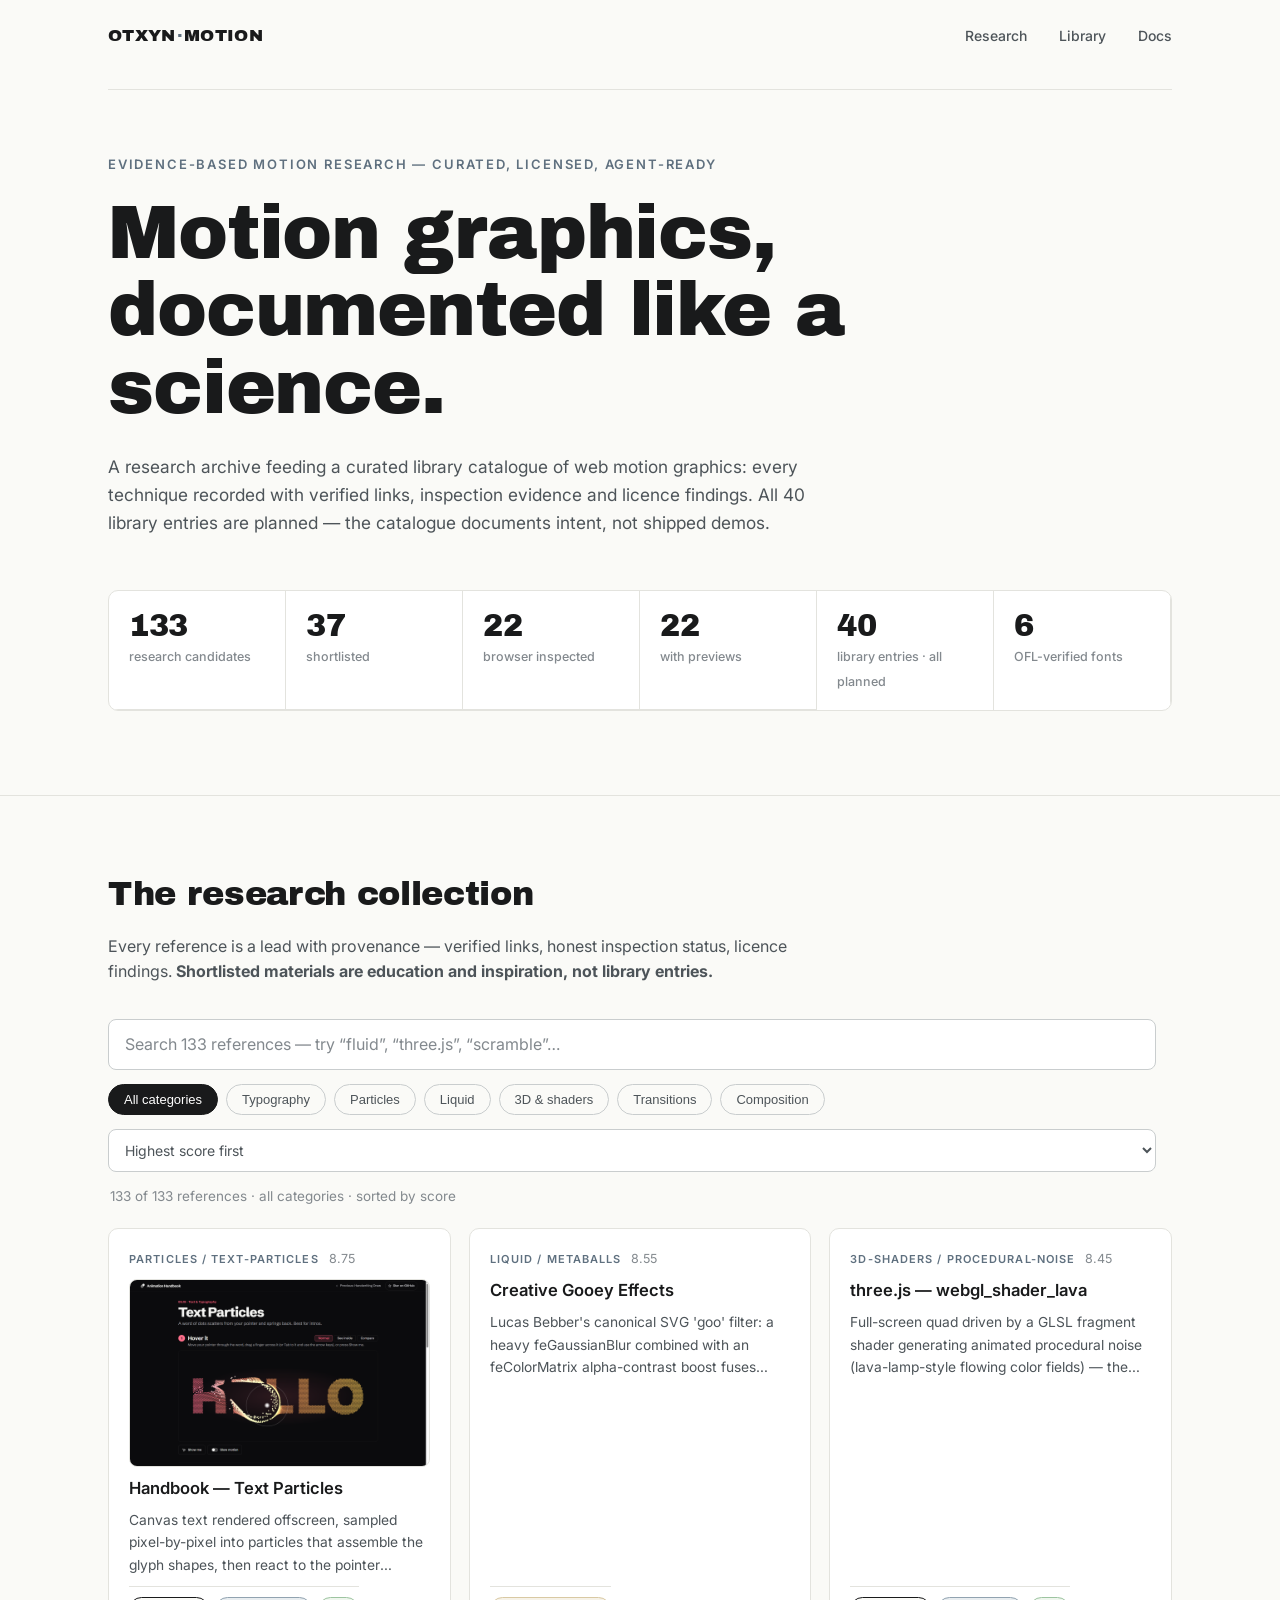
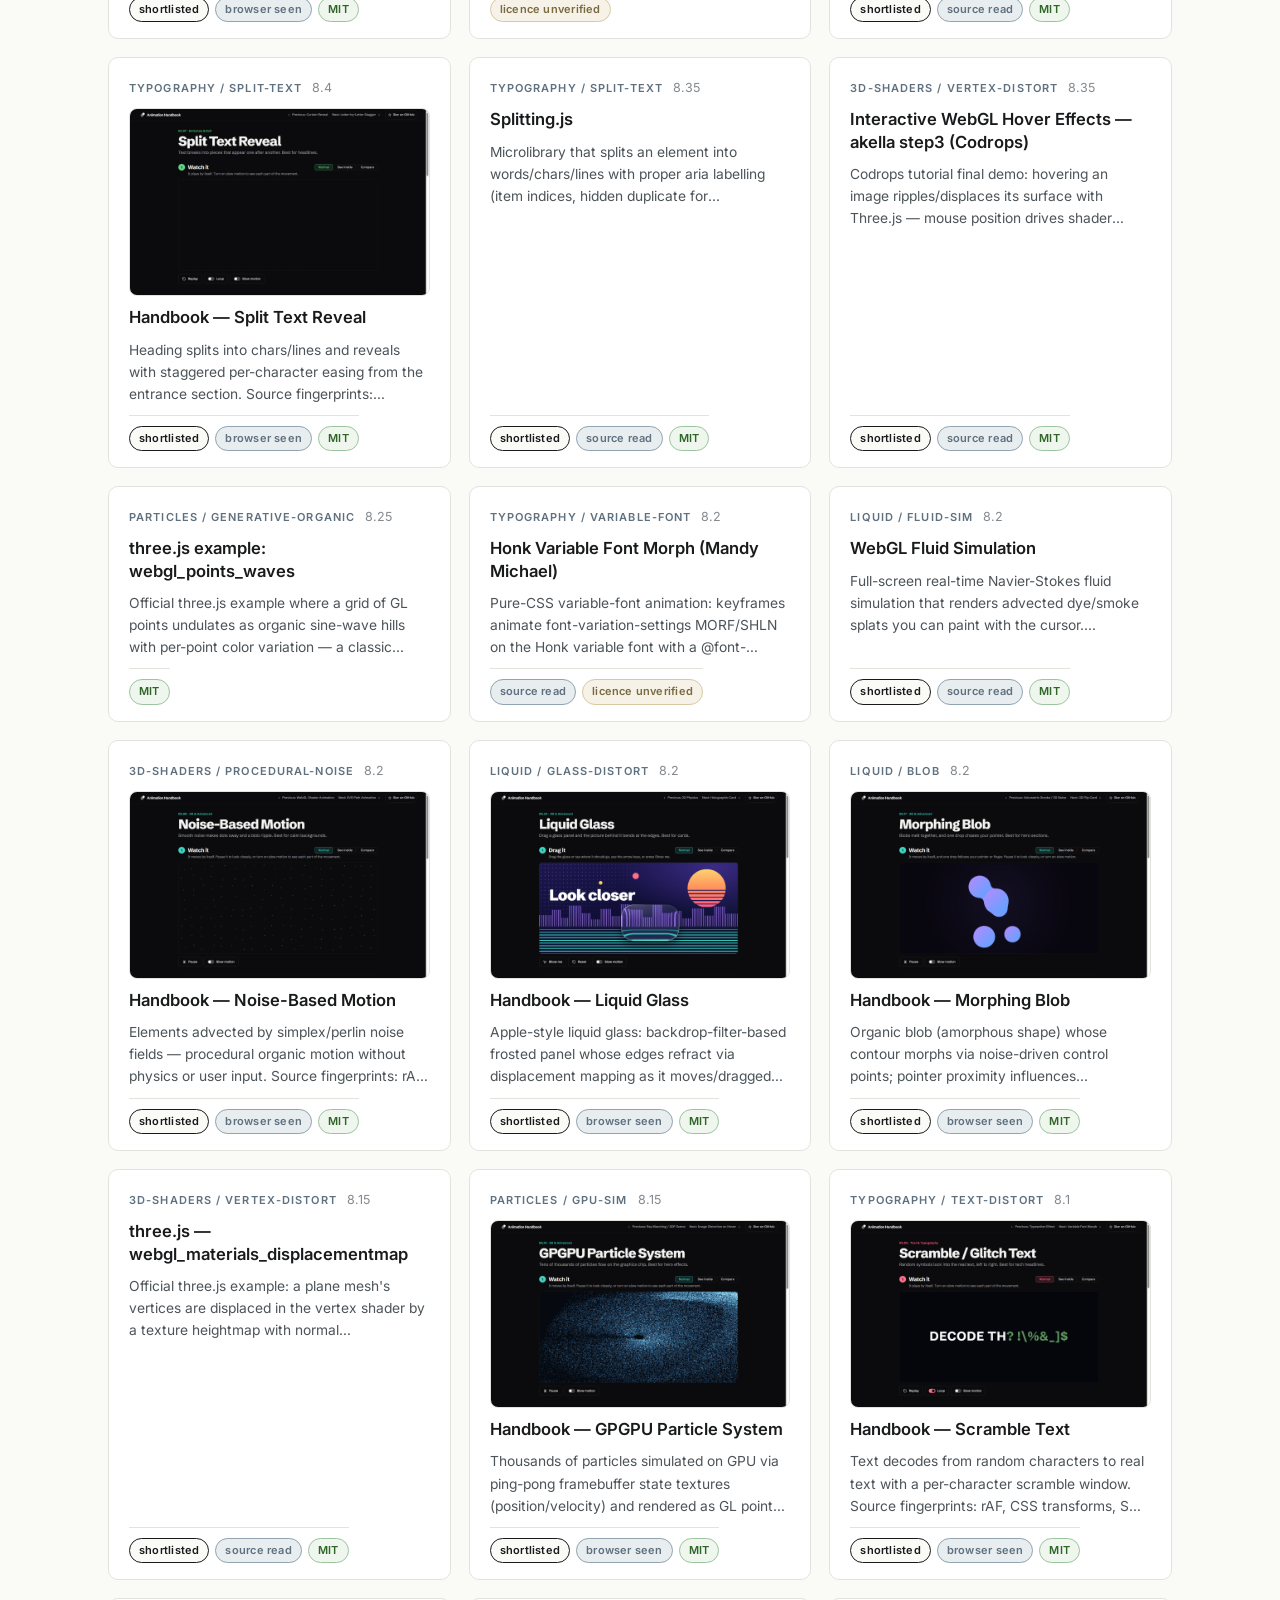
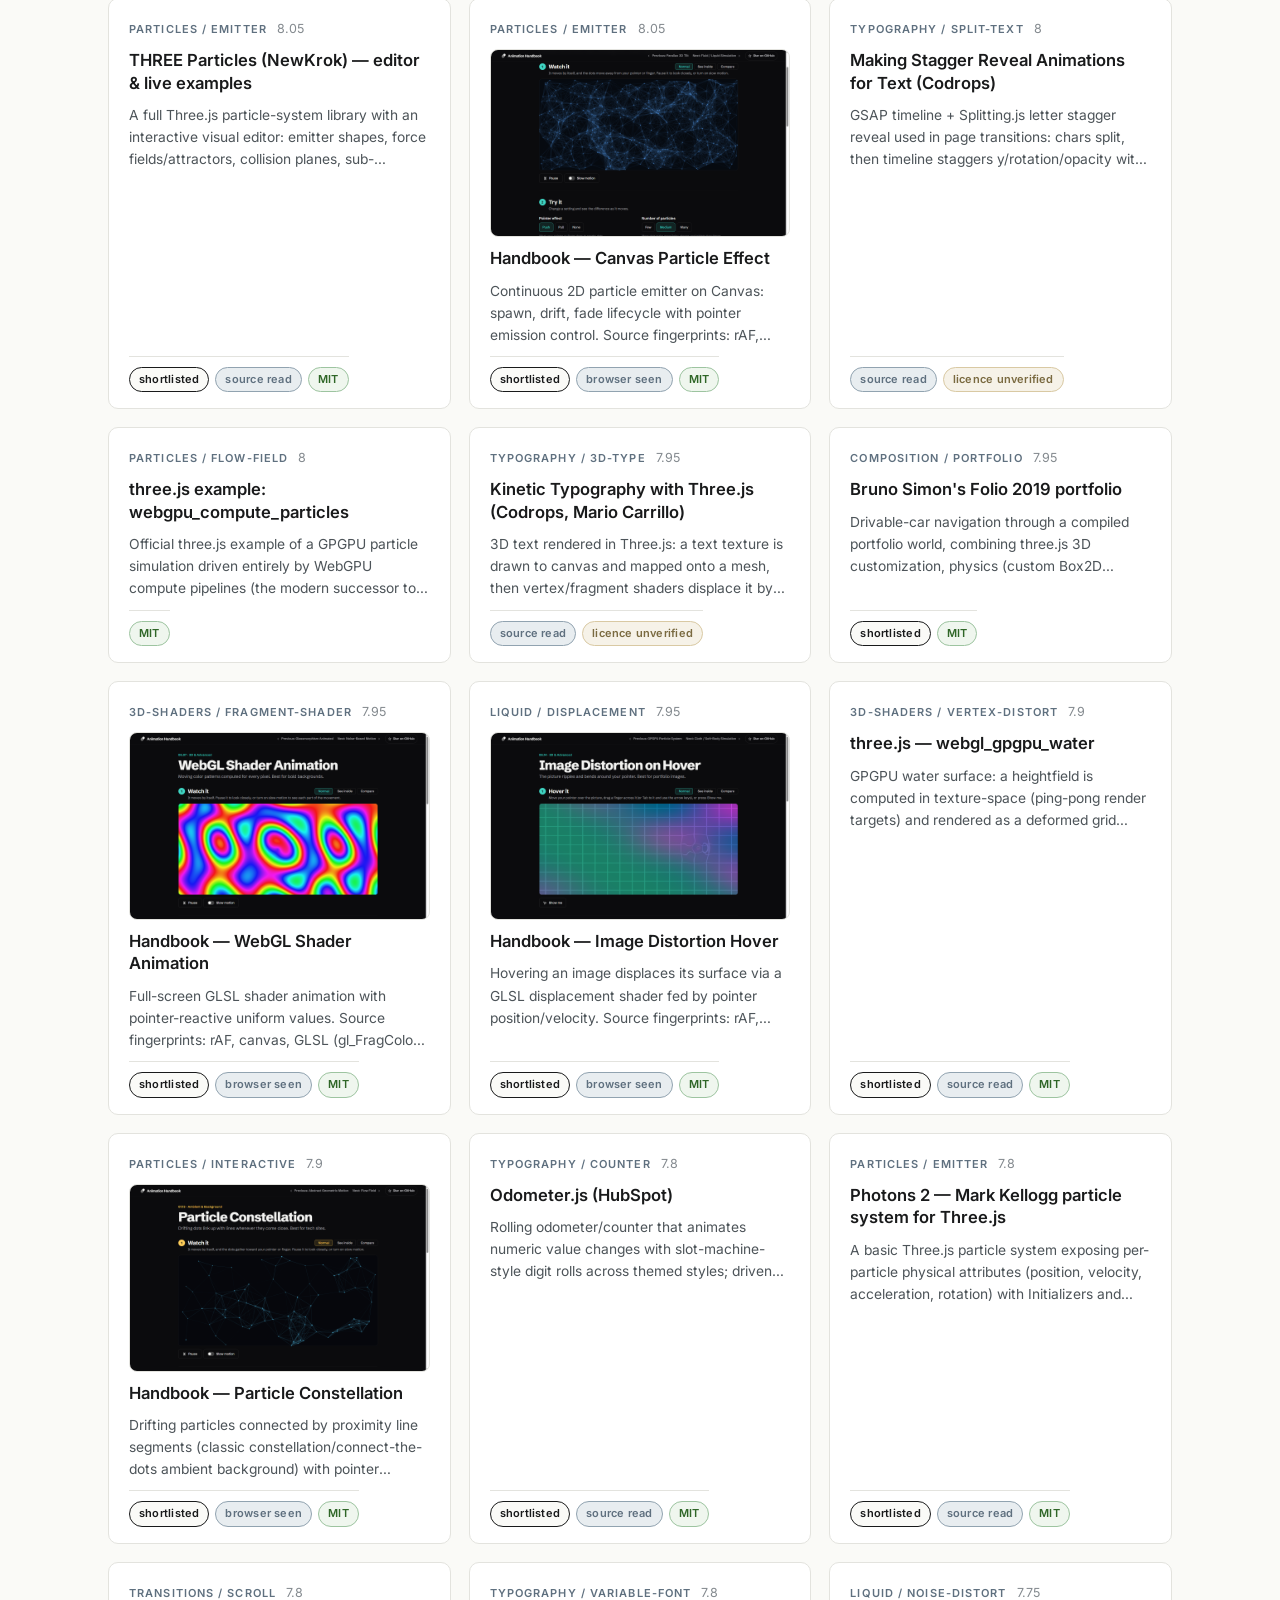
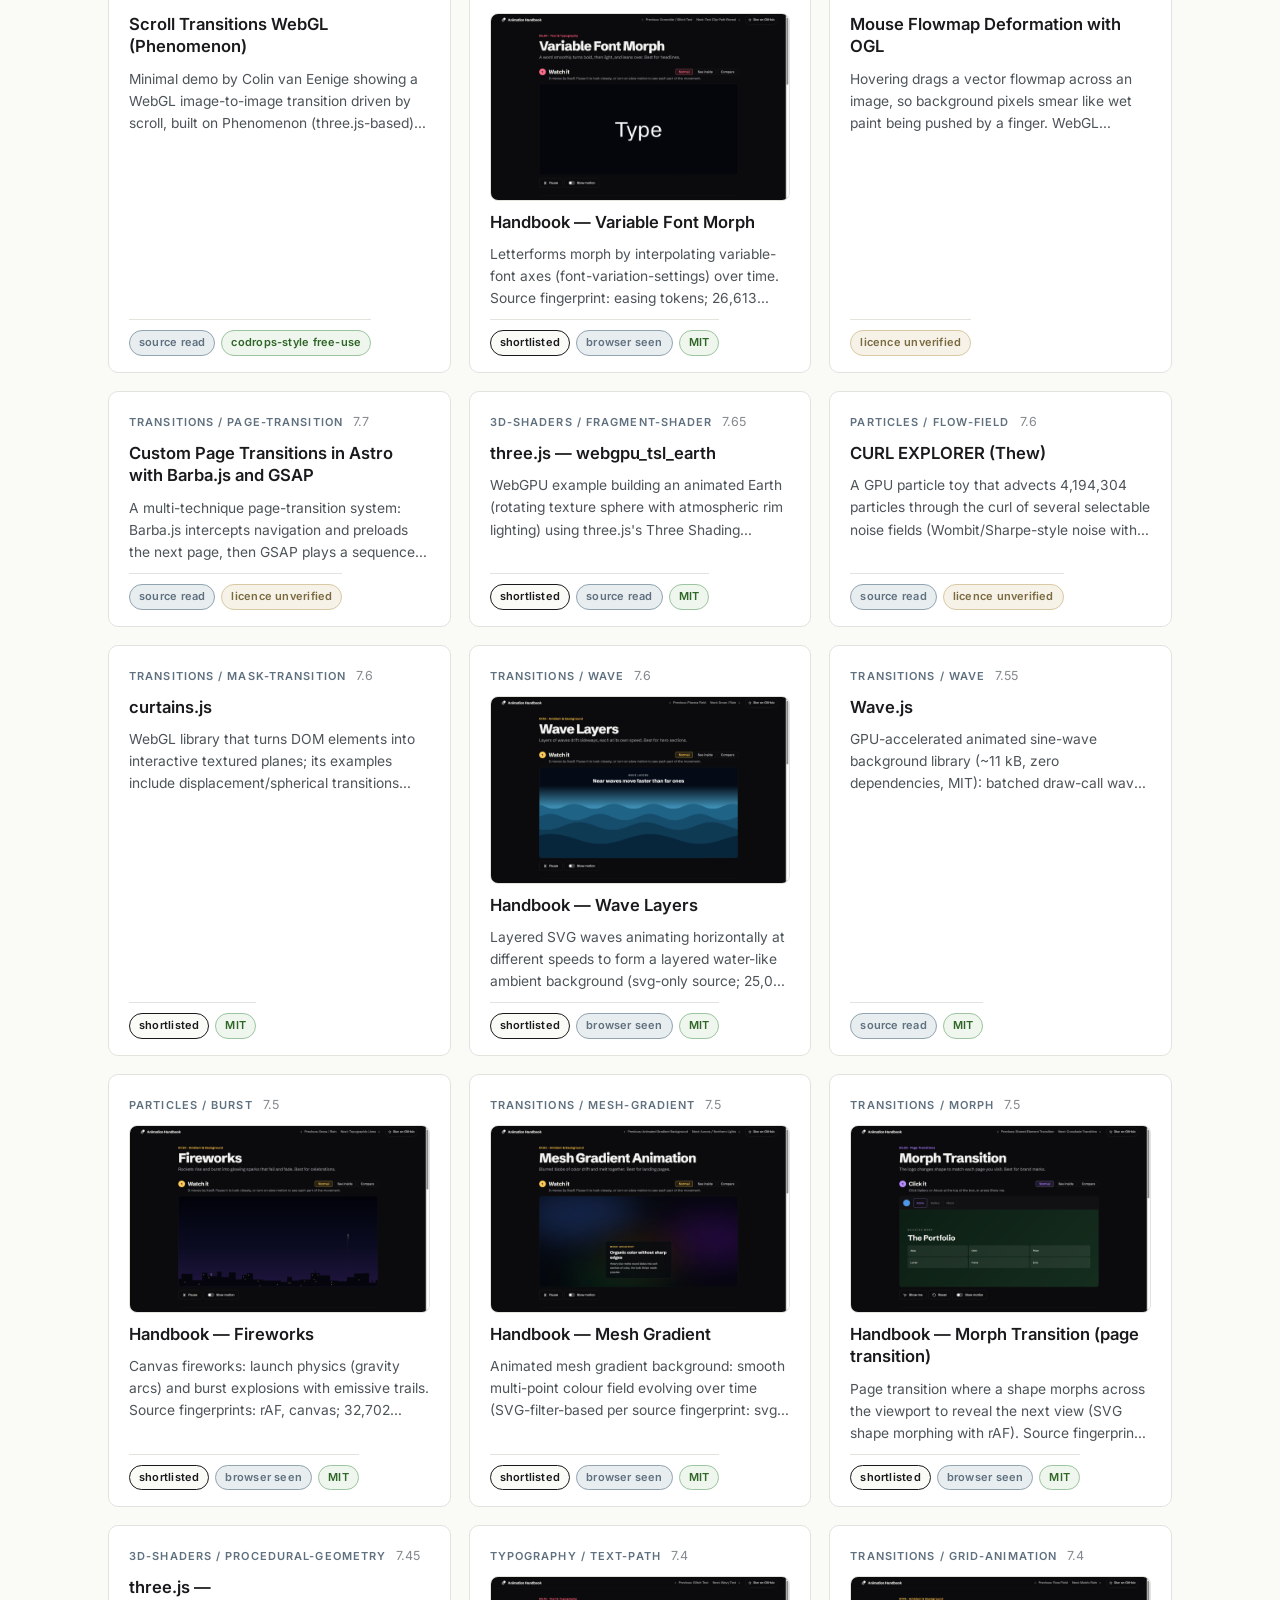
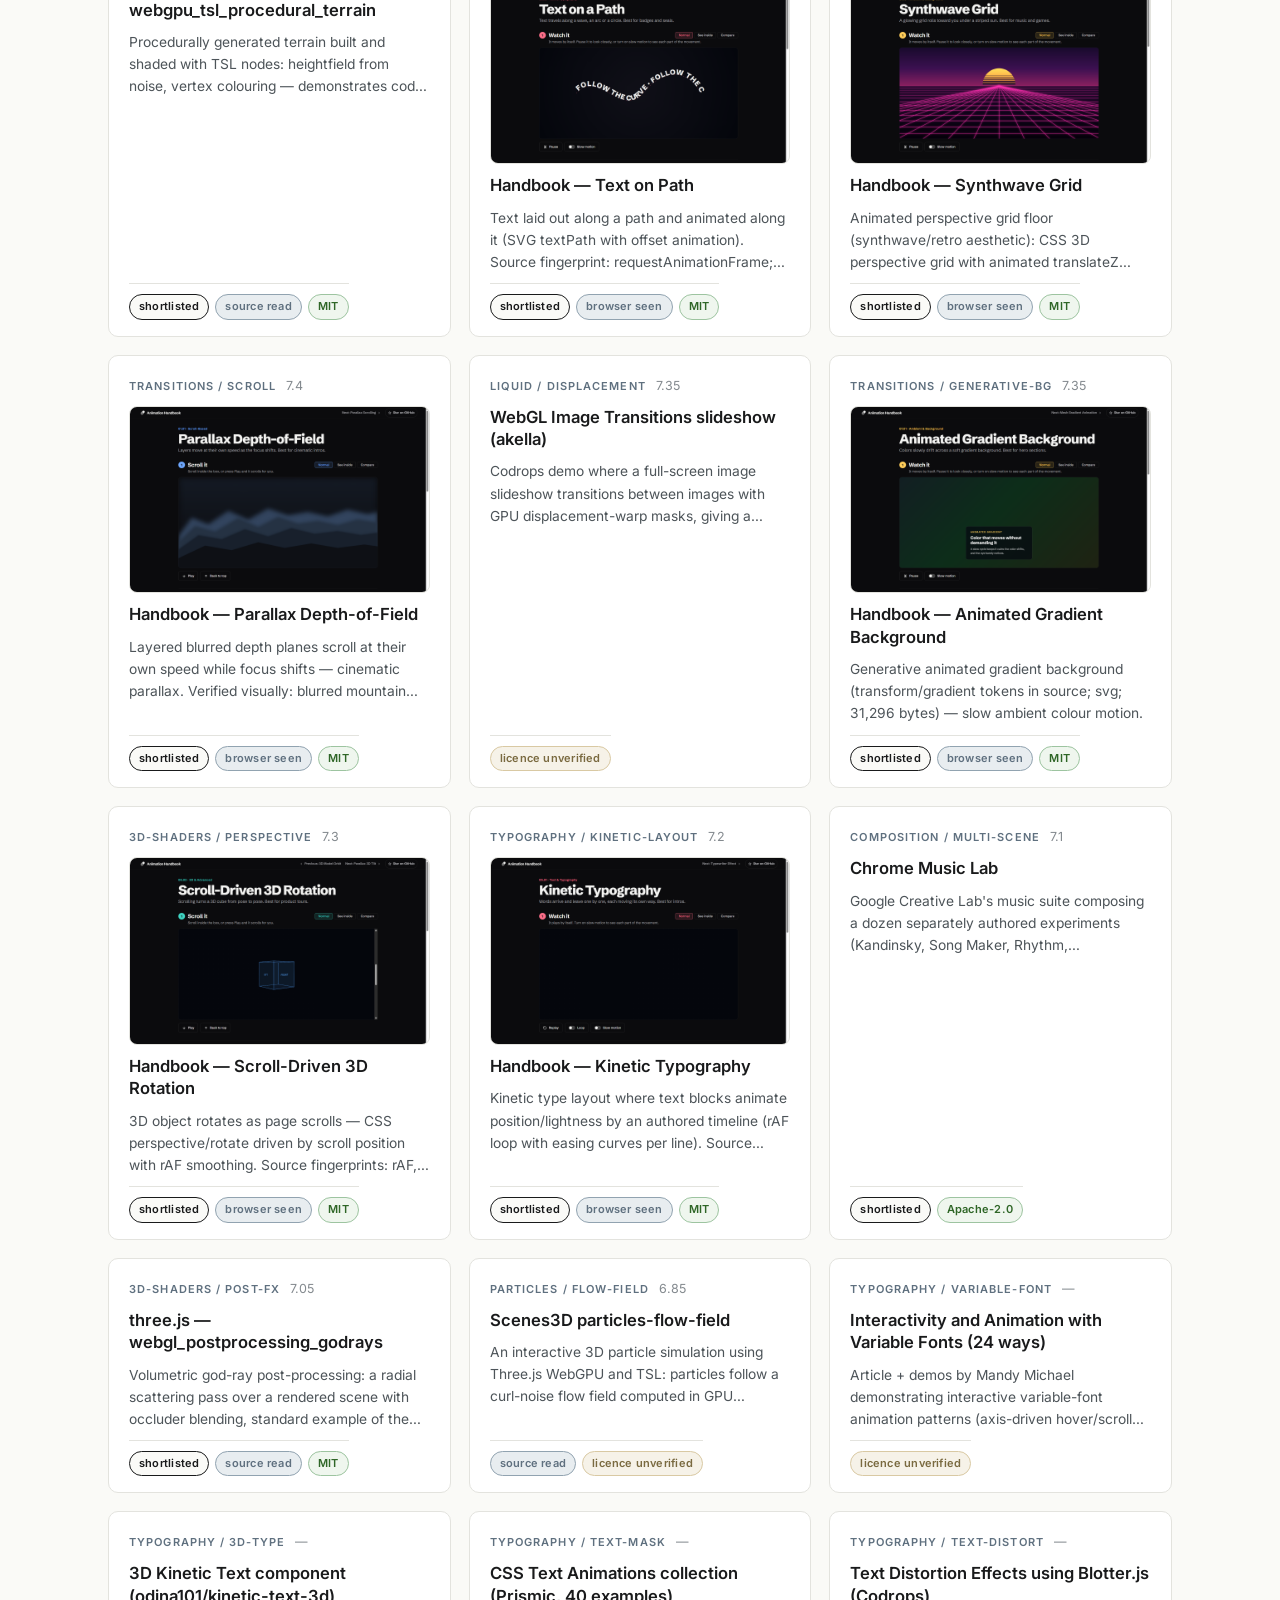
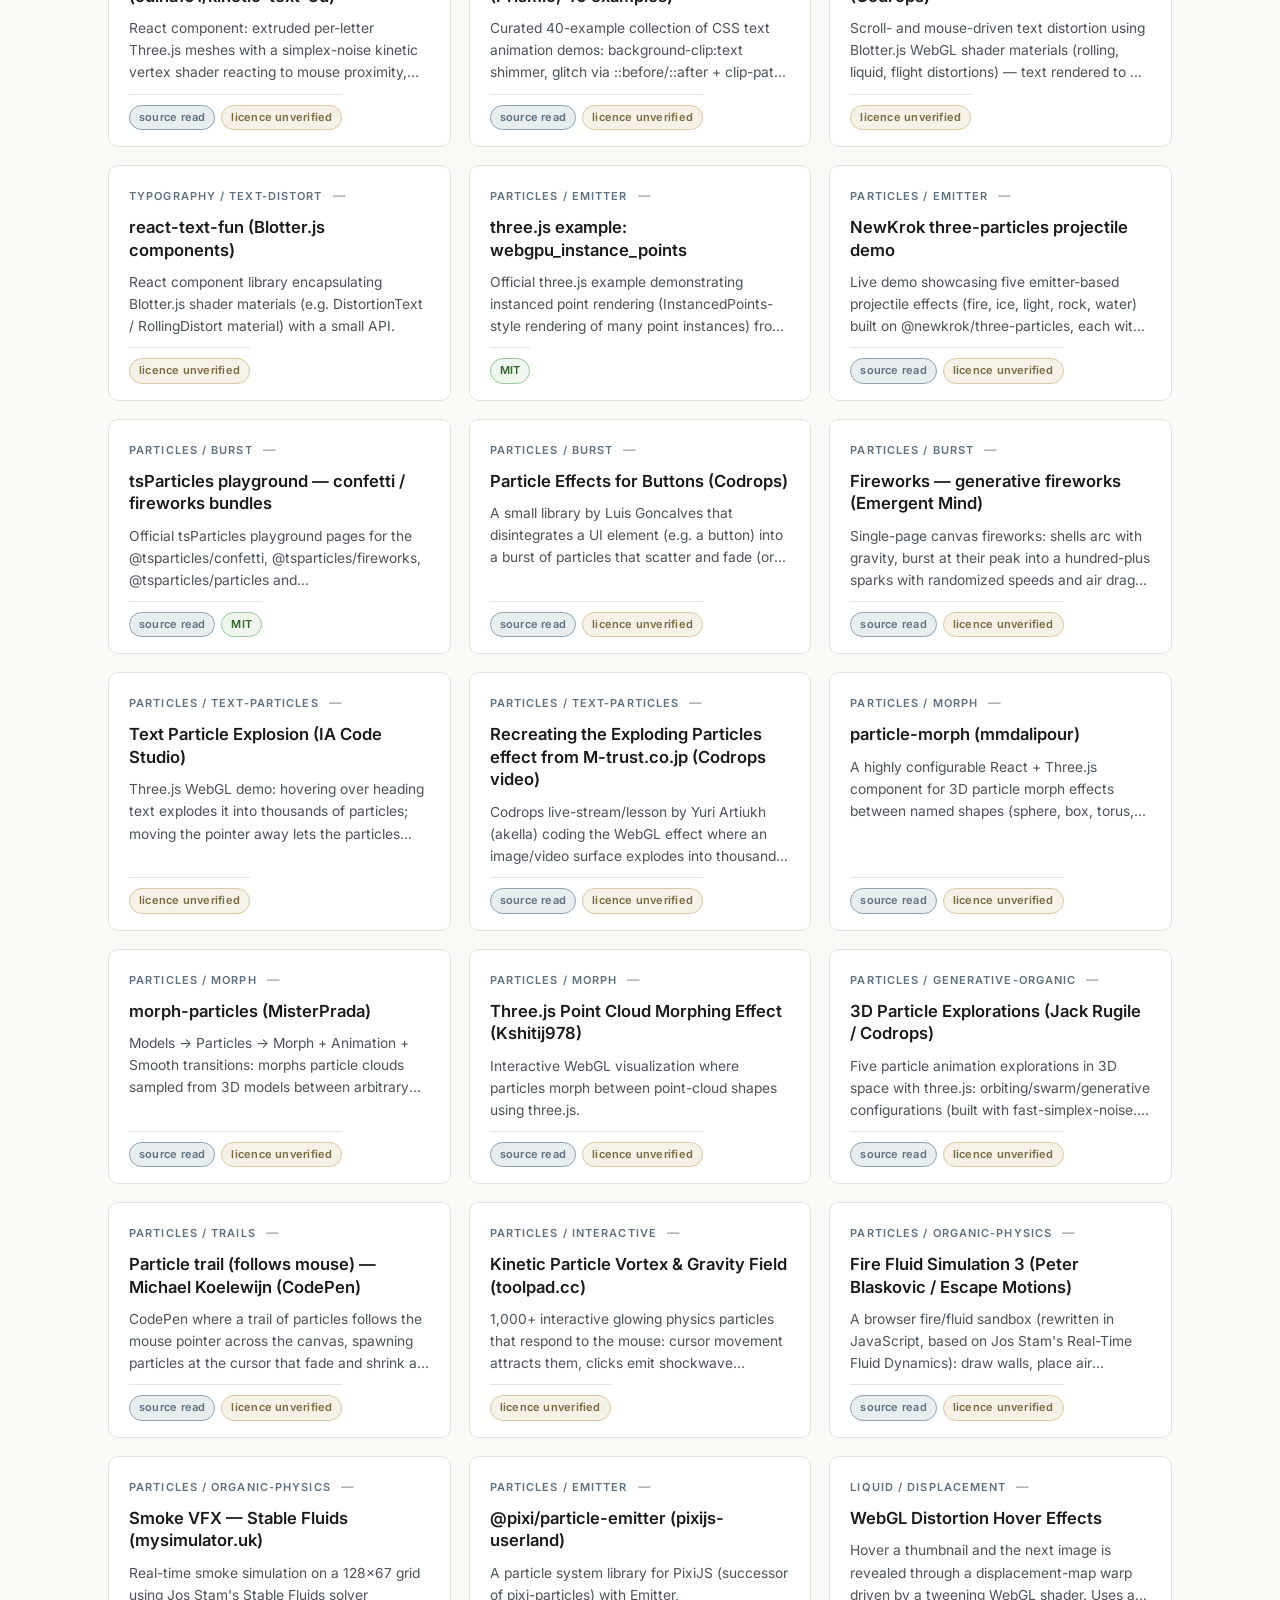
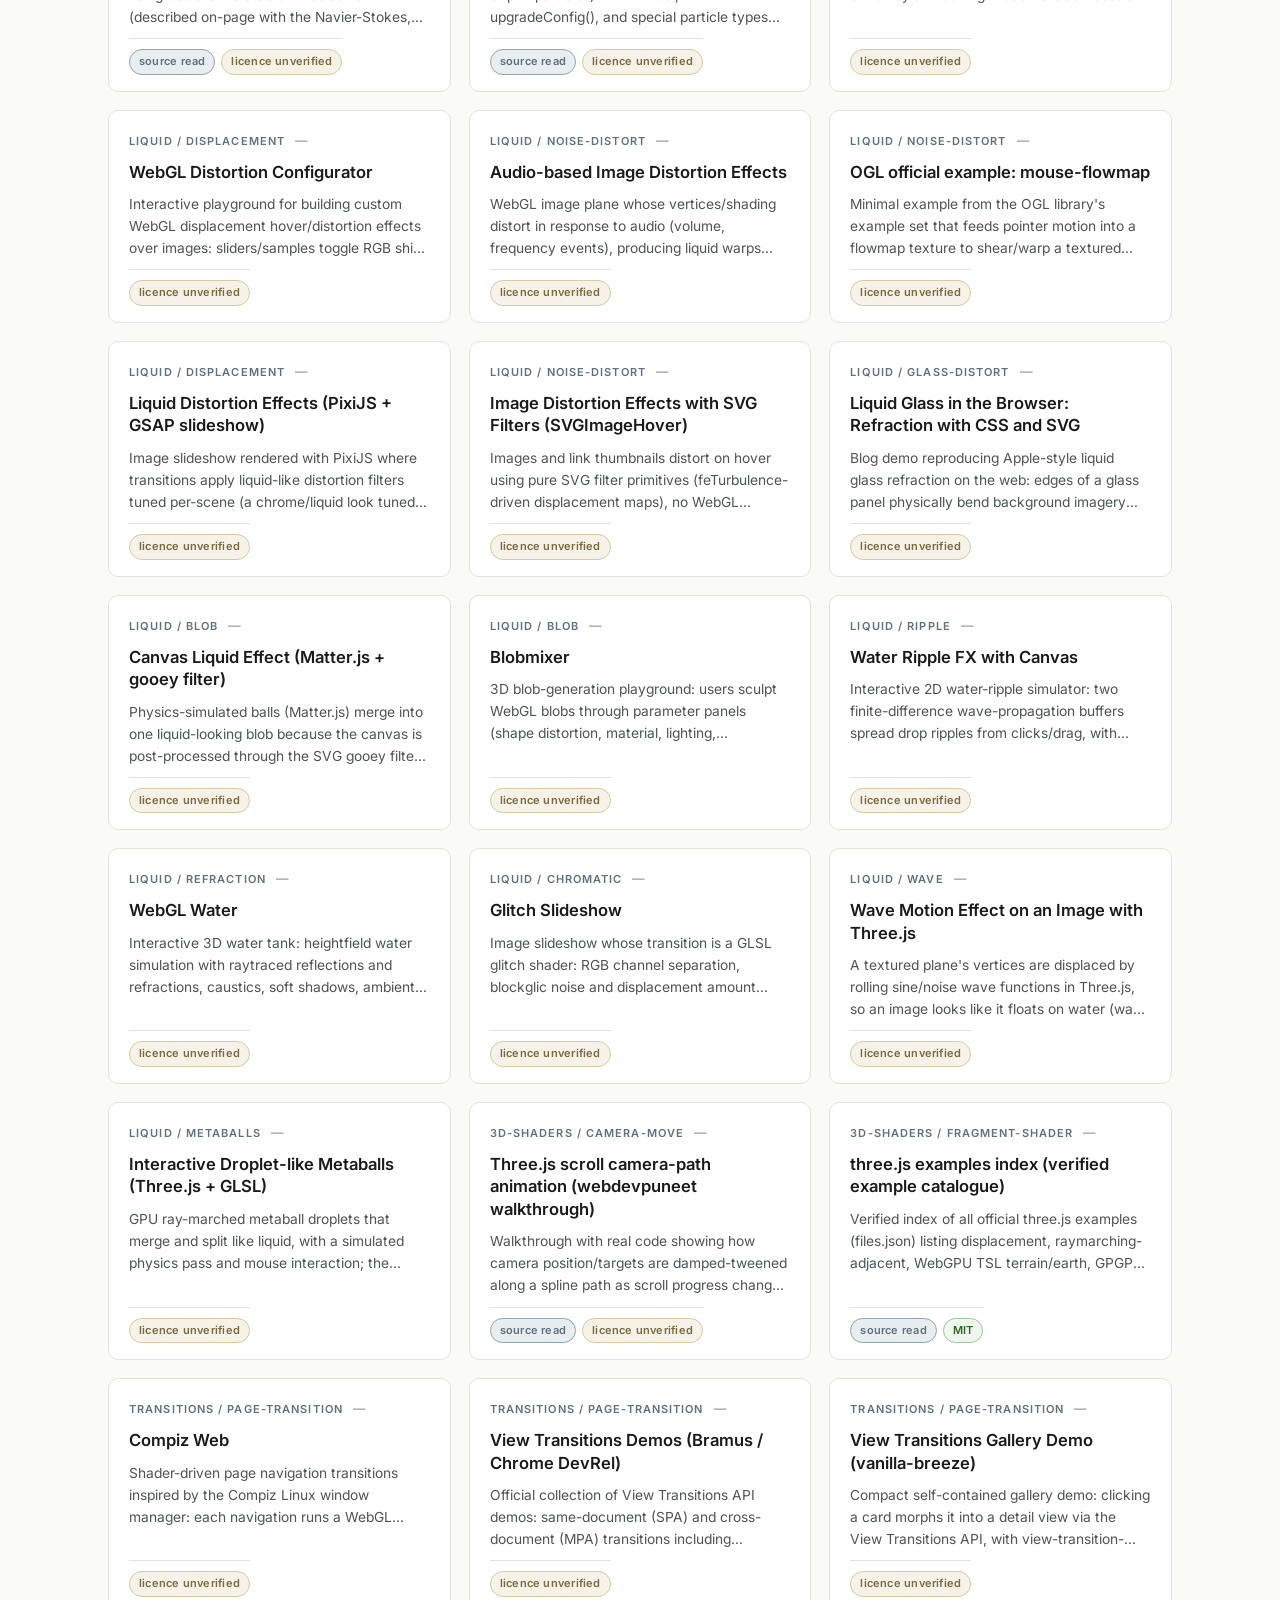
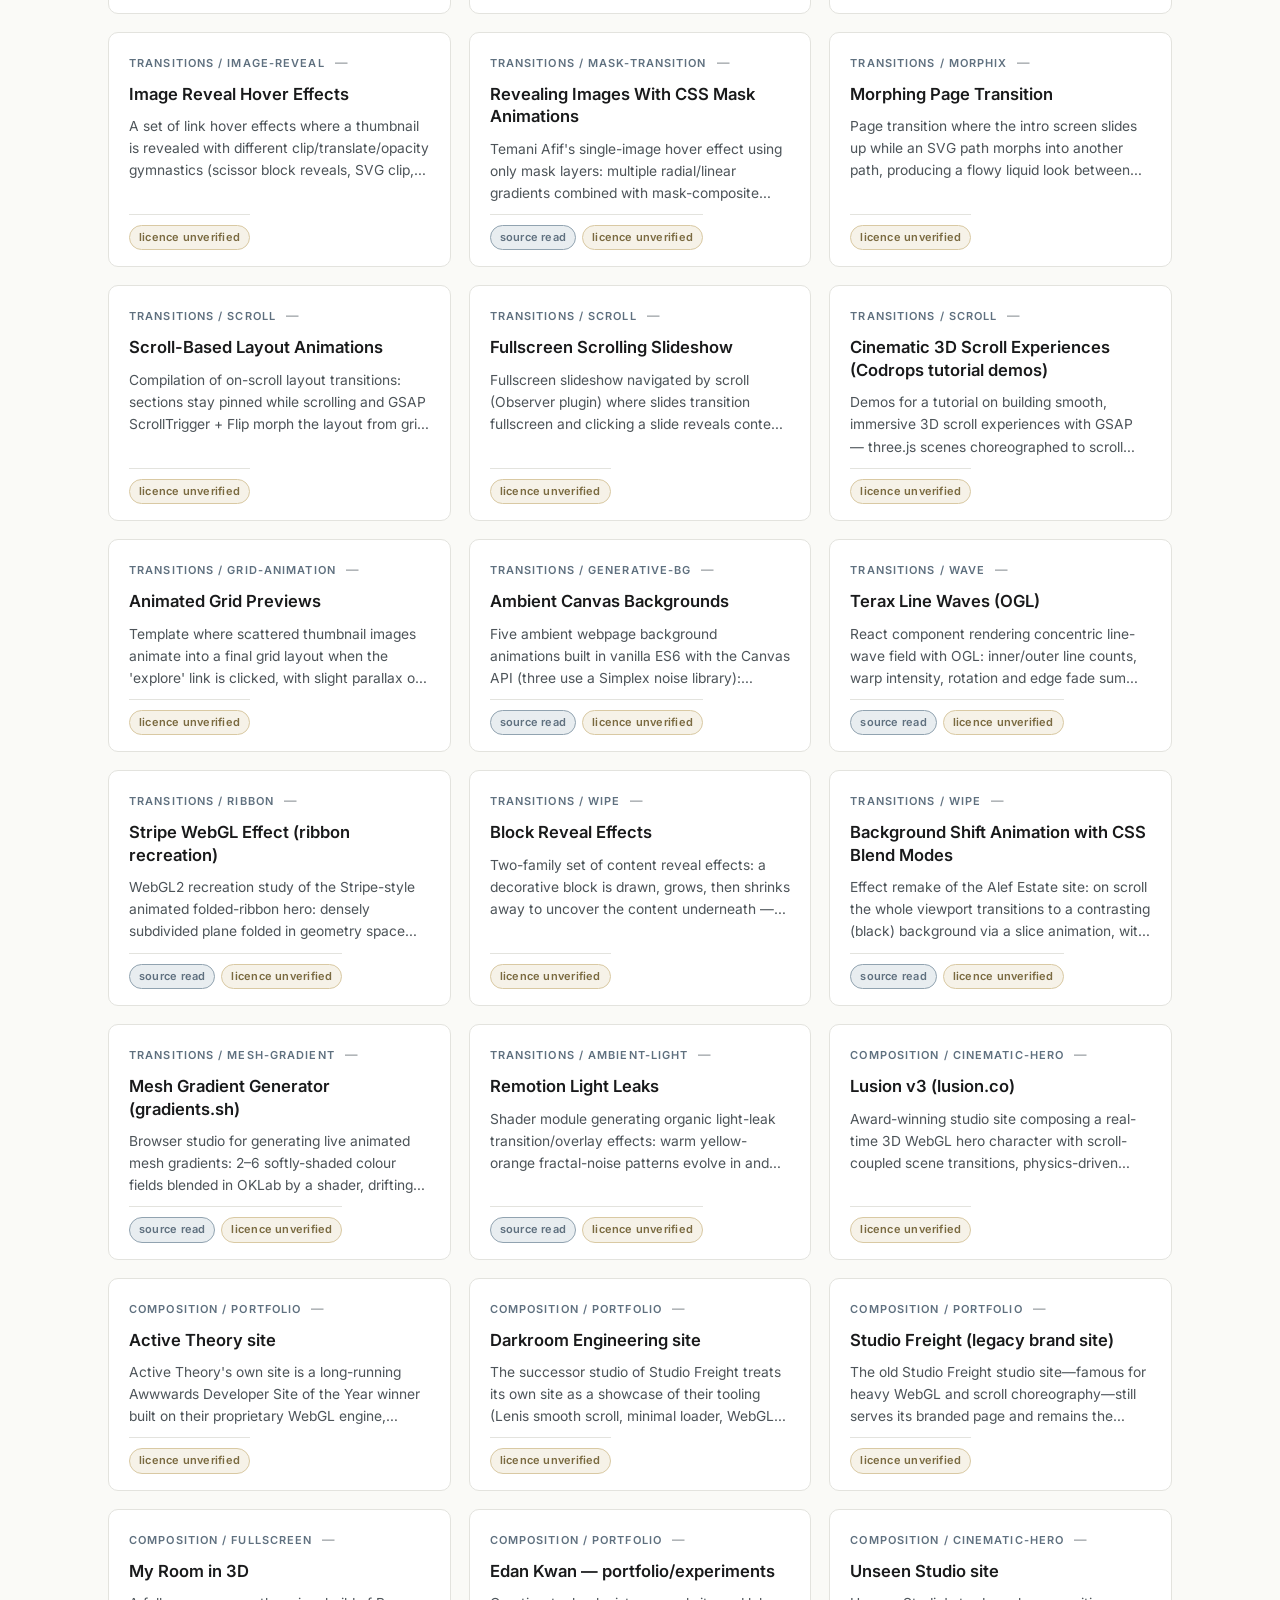
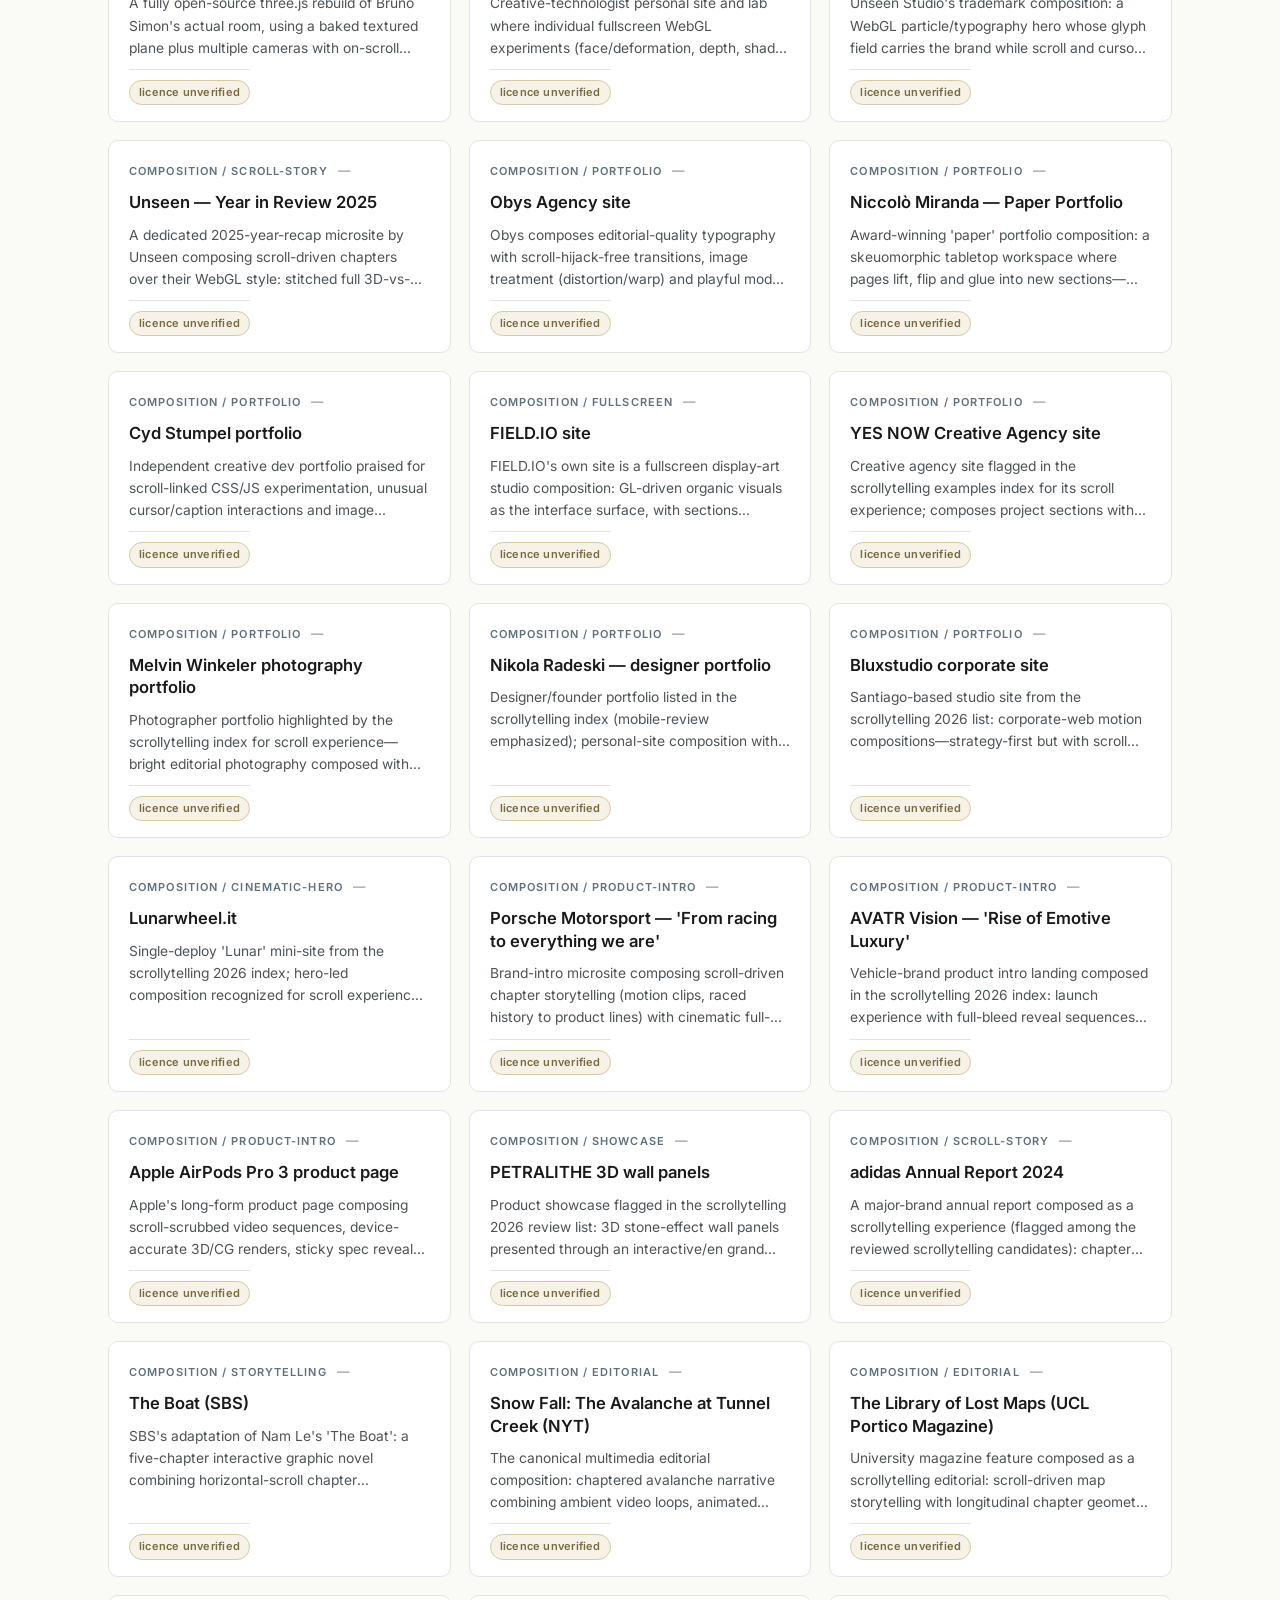
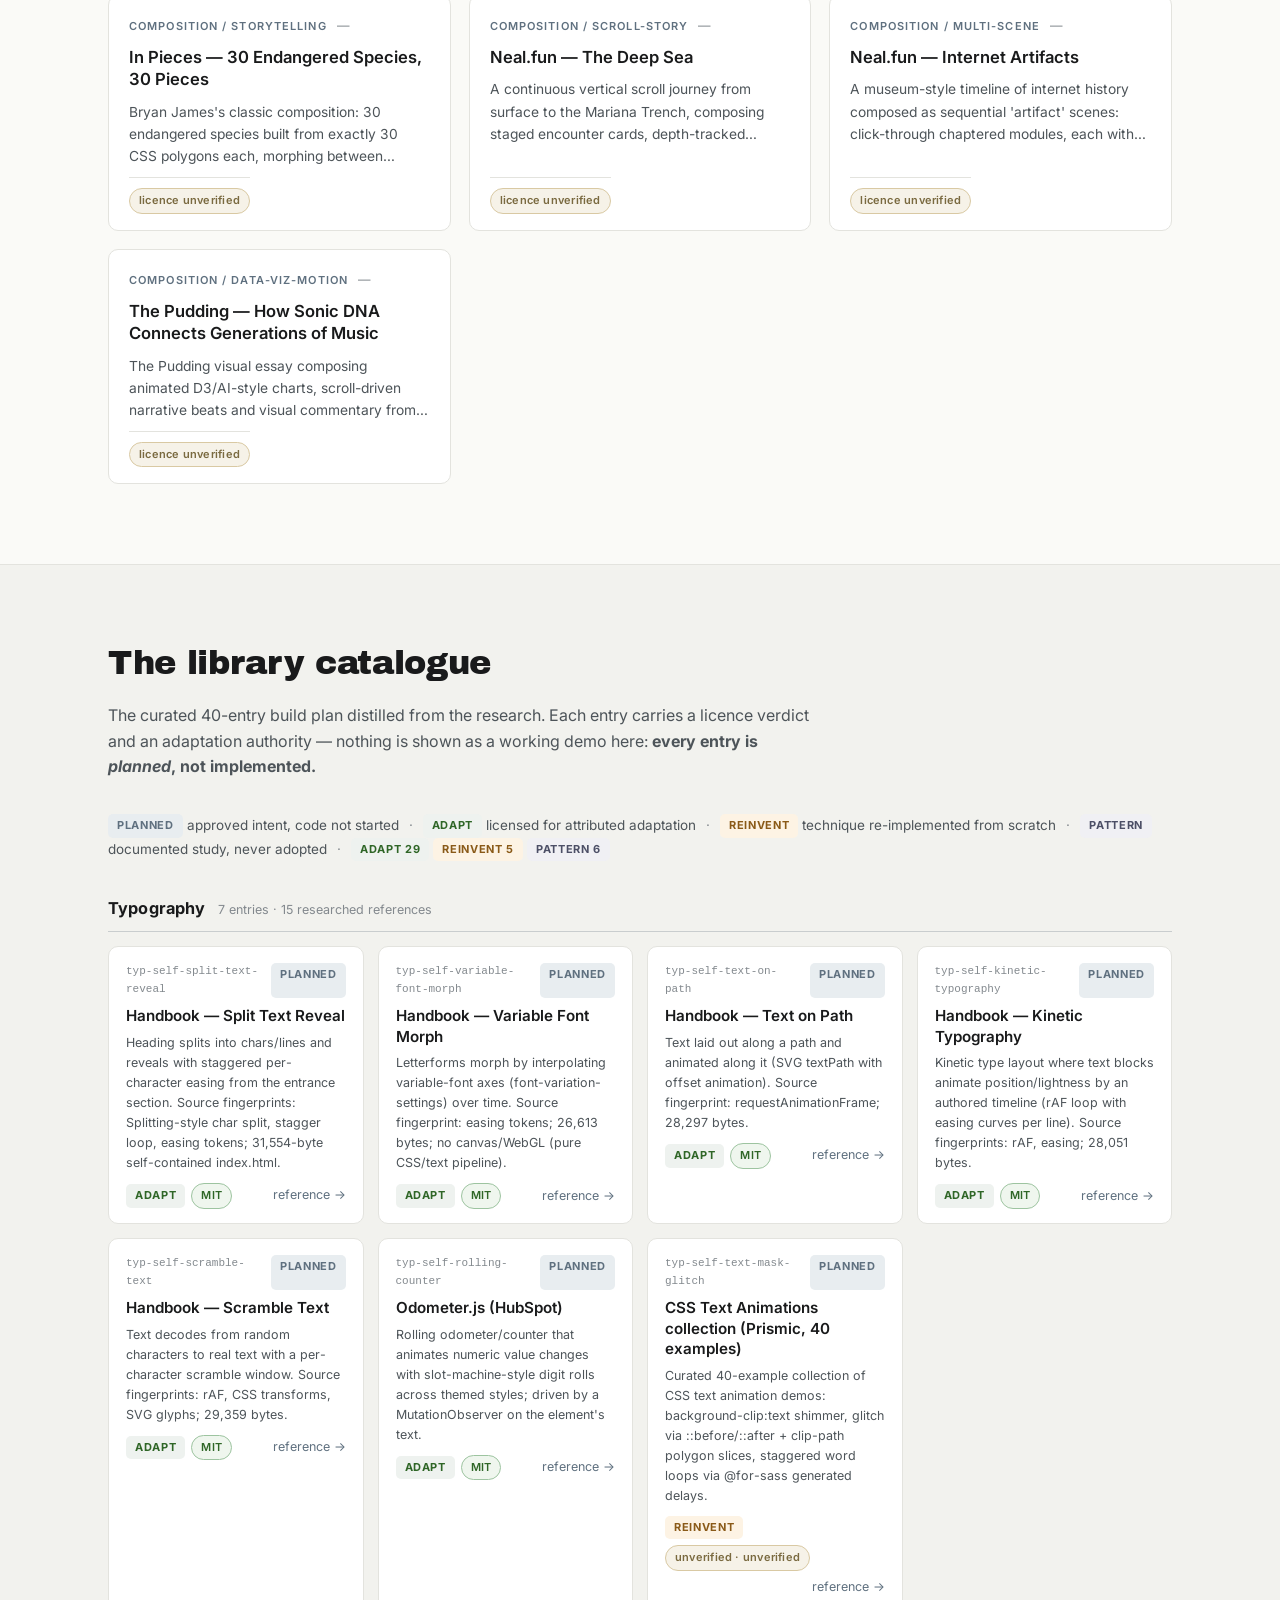
<file: index.html>
<!doctype html>
<html lang="en">
<head>
  <meta charset="utf-8">
  <meta name="viewport" content="width=device-width, initial-scale=1">
  <title>Otxyn Motion — an evidence-based web motion-graphics research library</title>
  <meta name="description" content="133 investigated motion-graphics references, a curated 40-entry library catalogue, and an agent skill for selecting, adapting and verifying web motion at craft level.">
  <link rel="preconnect" href="https://fonts.googleapis.com">
  <link rel="preconnect" href="https://fonts.gstatic.com" crossorigin>
  <link href="https://fonts.googleapis.com/css2?family=Inter:wght@400;500;600&family=Archivo+Black&display=swap" rel="stylesheet">
  <link rel="stylesheet" href="assets/css/site.css">
</head>
<body>
  <a class="skip-link" href="#collection">Skip to the collection</a>

  <!-- ======================== HERO ======================== -->
  <header class="hero">
    <div class="wrap">
      <div class="masthead">
        <span class="wordmark">Otxyn<span class="accent">·</span>Motion</span>
        <nav class="top-nav" aria-label="Site sections">
          <a href="#collection">Research</a>
          <a href="#library">Library</a>
          <a href="#docs">Docs</a>
        </nav>
      </div>

      <p class="kicker">Evidence-based motion research — curated, licensed, agent-ready</p>
      <h1 class="display">Motion graphics,<br>documented like a science.</h1>
      <p class="lede" id="lede">
        A research archive leading to a reference library of web motion-graphics:
        every technique recorded with verified links, inspection evidence,
        licence findings and measured performance notes — and an agent skill that
        turns the catalogue into refined implementations.
      </p>
      <div class="stat-row" id="stats" aria-live="polite">
        <!-- populated by app.js from the data bundle -->
      </div>
    </div>
  </header>

  <main>
    <!-- ======================== RESEARCH COLLECTION ======================== -->
    <section id="collection" class="section" aria-labelledby="collection-h">
      <div class="wrap">
        <div class="section-head">
          <h2 id="collection-h" class="h2">The research collection</h2>
          <p class="section-sub">
            Every reference is a lead with provenance — verified links, honest
            inspection status, licence findings. <strong>Shortlisted materials are
            education and inspiration, not library entries.</strong>
          </p>
        </div>

        <div class="controls" role="search">
          <label class="search">
            <span class="visually-hidden">Search the collection</span>
            <input id="q" type="search" placeholder="Search 133 references — try “fluid”, “three.js”, “scramble”…" autocomplete="off">
          </label>
          <div class="chips" id="cat-chips" role="group" aria-label="Filter by category"><!-- chips --></div>
          <select id="sort" aria-label="Order results">
            <option value="score">Highest score first</option>
            <option value="name">Name A–Z</option>
            <option value="depth">Inspection depth first</option>
          </select>
        </div>

        <p class="count-line" id="count-line" aria-live="polite"></p>
        <div class="grid" id="cards"></div>
        <p class="empty" id="empty" hidden>No references match. Try a broader term.</p>
      </div>
    </section>

    <!-- ======================== LIBRARY ======================== -->
    <section id="library" class="section section-alt" aria-labelledby="library-h">
      <div class="wrap">
        <div class="section-head">
          <h2 id="library-h" class="h2">The library catalogue</h2>
          <p class="section-sub">
            The curated 40-entry build plan distilled from the research. Each
            entry carries a licence verdict and an adaptation authority — nothing
            is shown as a working demo here: <strong>every entry is
            <em>planned</em>, not implemented.</strong>
          </p>
        </div>

        <div class="legend" id="library-legend">
          <span class="badge badge-planned">planned</span> approved intent, code not started
          <span class="dot">·</span>
          <span class="badge badge-adapt">adapt</span> licensed for attributed adaptation
          <span class="dot">·</span>
          <span class="badge badge-reinvent">reinvent</span> technique re-implemented from scratch
          <span class="dot">·</span>
          <span class="badge badge-pattern">pattern</span> documented study, never adopted
        </div>

        <div id="library-groups"></div>

        <div class="reserve-note">
          <h3>Reserve pool</h3>
          <p>
            Beyond the 40 entries, the manifest keeps a reserve of
            <strong id="reserve-count">…</strong> high-scoring shortlisted
            candidates (<span id="reserve-list"></span>) for post-v1 expansion.
            Reserves are consult-only: not approved entries.
          </p>
        </div>
      </div>
    </section>

    <!-- ======================== DOCS ======================== -->
    <section id="docs" class="section" aria-labelledby="docs-h">
      <div class="wrap">
        <div class="section-head">
          <h2 id="docs-h" class="h2">Documentation</h2>
          <p class="section-sub">Read the research corpus and the agent skill in full. Markdown links open the raw documents served from this repository.</p>
        </div>
        <div class="doc-grid">
          <a class="doc-card" href="research/README.md">
            <span class="doc-kind">Research</span>
            <span class="doc-title">research/README.md</span>
            <span class="doc-desc">Archive orientation, terminology and data conventions.</span>
          </a>
          <a class="doc-card" href="research/TECHNIQUES.md">
            <span class="doc-kind">Research</span>
            <span class="doc-title">TECHNIQUES.md</span>
            <span class="doc-desc">16 technique families with source-referenced mechanisms and constants.</span>
          </a>
          <a class="doc-card" href="research/LICENSES.md">
            <span class="doc-kind">Research</span>
            <span class="doc-title">LICENSES.md</span>
            <span class="doc-desc">Licence findings and evidence per candidate.</span>
          </a>
          <a class="doc-card" href="research/reports/DATA_AUDIT.md">
            <span class="doc-kind">Reports</span>
            <span class="doc-title">DATA_AUDIT.md</span>
            <span class="doc-desc">Statistics recomputed from the canonical database.</span>
          </a>
          <a class="doc-card" href="library/manifest.json">
            <span class="doc-kind">Library</span>
            <span class="doc-title">manifest.json</span>
            <span class="doc-desc">The 40-entry catalogue: licence blocks, authorities, routes, fonts.</span>
          </a>
          <a class="doc-card" href="skill/SKILL.md">
            <span class="doc-kind">Skill</span>
            <span class="doc-title">SKILL.md</span>
            <span class="doc-desc">Selection, licence gate and the mechanical verification loop.</span>
          </a>
          <a class="doc-card" href="skill/CRAFT.md">
            <span class="doc-kind">Skill</span>
            <span class="doc-title">CRAFT.md</span>
            <span class="doc-desc">Craft doctrine: timing, composition, refinement and production budgets.</span>
          </a>
          <a class="doc-card" href="docs/ATTRIBUTION.md">
            <span class="doc-kind">Project</span>
            <span class="doc-title">ATTRIBUTION.md</span>
            <span class="doc-desc">Who made what — creators behind every reference.</span>
          </a>
        </div>
      </div>
    </section>
  </main>

  <footer class="site-foot">
    <div class="wrap foot-grid">
      <p>
        <strong>Otxyn Motion</strong> — Otxyn's original work is MIT-licensed;
        referenced third-party material stays under its own licences and is not
        redistributed. See <a href="docs/ATTRIBUTION.md">attribution</a> and the
        <a href="LICENSE">repo licence scope note</a>.
      </p>
      <p class="foot-meta">
        Bundled fonts are OFL-verified: Honk, Inter, Roboto Flex, Anton, Space
        Grotesk, Archivo Black. Screenshots in <code>research/previews/</code> are
        internal research evidence.
      </p>
    </div>
  </footer>

  <!-- ======================== DETAIL DIALOG ======================== -->
  <dialog id="detail" class="detail" aria-labelledby="detail-title">
    <button class="detail-close" type="button" aria-label="Close detail">&times;</button>
    <div id="detail-body"><!-- populated by app.js --></div>
  </dialog>

  <script src="assets/js/data.js"></script>
  <script src="assets/js/app.js"></script>
</body>
</html>
</file>
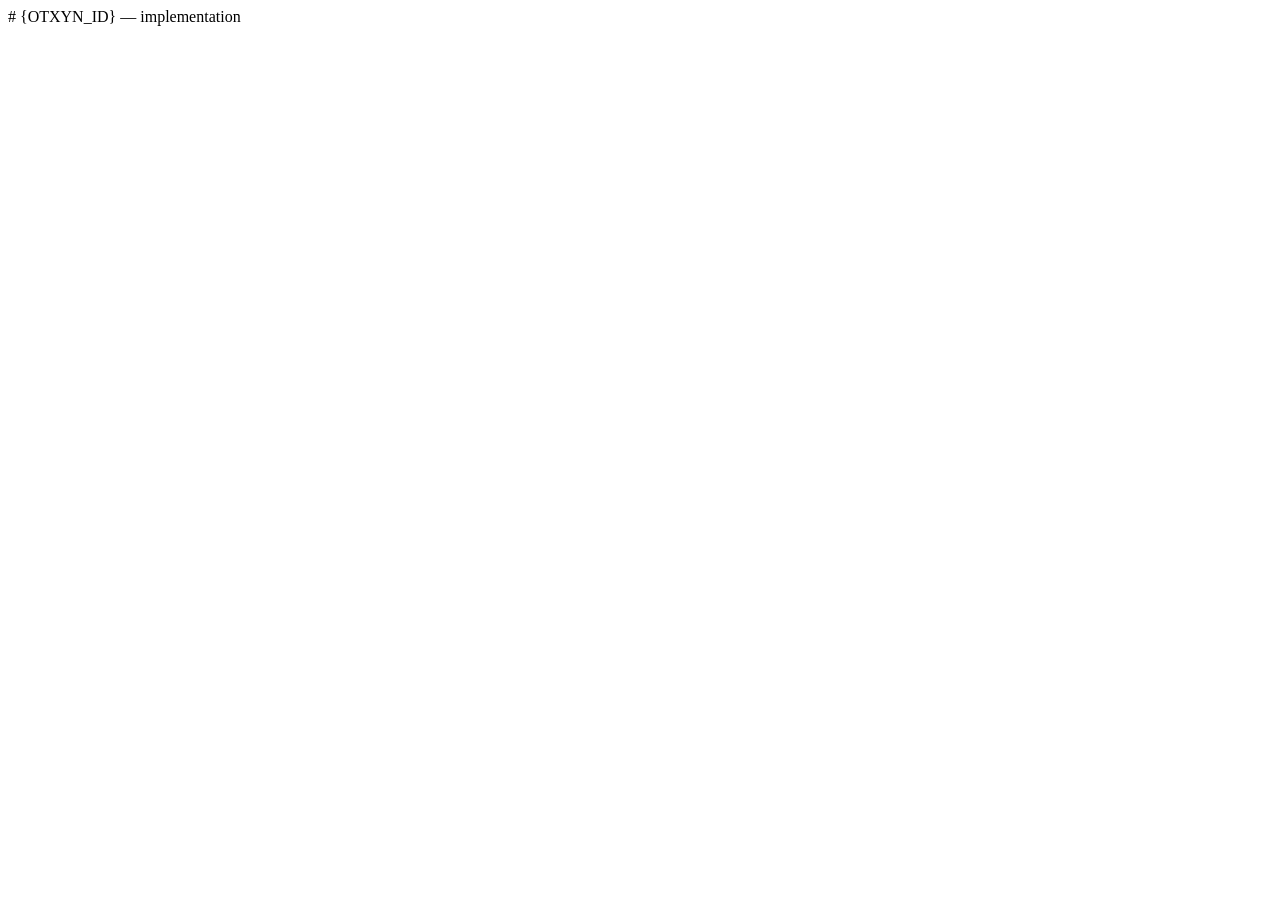
<file: templates/entry/implementation_template.html>
# {OTXYN_ID} — implementation

<!--
  Populate ONLY after SKILL.md's licence gate passes:
    - adapt       -> copy this file; keep the upstream attribution in the header below
    - reinvent    -> no tokens/identifiers/assets copied upstream; credit technique only
    - pattern     -> this entry may not ship code derived from that source at all

  Otxyn Motion — {OTXYN_ID}
  Status: {STATUS}
  Authority: {AUTHORITY}
  {IF_ADAPT_INCLUDE_MIT_UPSTREAM_URL_AND_COPY_SOFTWARE_LICENCE_TEXT_HERE}
-->

<!doctype html>
<html lang="en">
<head>
  <meta charset="utf-8">
  <meta name="viewport" content="width=device-width, initial-scale=1">
  <title>{OTXYN_ID}</title>
  <!-- one rAF loop; delta-time; no per-frame layout reads; DPR clamped ≤2 -->
  <!-- prefers-reduced-motion: degrade to the effect's start state -->
</head>
<body>
  <!-- entry body -->
  <script>
    // Implementation follows the entry's reference.md LAYER-3 parameters.
    // Measured constants only. Doctrine defaults must be commented `// default`.
  </script>
</body>
</html>
</file>
<file: assets/css/site.css>
/* Otxyn Motion site — minimal editorial. Neutral-first; cadet-gray accent.
   No framework, no images except candidate previews shown as evidence. */

:root {
  --bg: #fafaf7;
  --bg-alt: #f2f2ee;
  --ink: #191a1b;
  --ink-2: #4d5459;
  --ink-3: #83898e;
  --line: #e3e3de;
  --line-strong: #c9cdce;
  --accent: #91a3b0;        /* cadet gray */
  --accent-ink: #5f707f;    /* pressed/accented text */
  --accent-faint: #e8edf0;
  --white: #ffffff;
  --radius: 10px;
  --wrap: 1120px;
  --font-body: "Inter", system-ui, -apple-system, "Segoe UI", Roboto, sans-serif;
  --font-display: "Archivo Black", "Inter", system-ui, sans-serif;
}

* { box-sizing: border-box; }
html { scroll-behavior: smooth; }
@media (prefers-reduced-motion: reduce) {
  html { scroll-behavior: auto; }
  *, *::before, *::after { transition: none !important; animation: none !important; }
}

body {
  margin: 0;
  background: var(--bg);
  color: var(--ink);
  font-family: var(--font-body);
  font-size: 16px;
  line-height: 1.6;
  -webkit-font-smoothing: antialiased;
  text-rendering: optimizeLegibility;
}

.wrap { max-width: var(--wrap); margin: 0 auto; padding: 0 28px; }

.skip-link, .visually-hidden {
  position: absolute; width: 1px; height: 1px; overflow: hidden;
  clip: rect(0 0 0 0); white-space: nowrap;
}
.skip-link:focus {
  position: fixed; top: 12px; left: 12px; width: auto; height: auto; clip: auto;
  background: var(--white); border: 1px solid var(--line-strong); border-radius: 6px;
  padding: 8px 14px; z-index: 50; color: var(--ink); text-decoration: none;
}

/* ---------------- hero ---------------- */

.hero { padding: 0 0 84px; border-bottom: 1px solid var(--line); }

.masthead {
  display: flex; align-items: center; justify-content: space-between;
  padding: 22px 0 40px; border-bottom: 1px solid var(--line);
  margin-bottom: 64px;
}
.wordmark {
  font-family: var(--font-display); font-size: 17px; letter-spacing: .02em;
  text-transform: uppercase;
}
.wordmark .accent { color: var(--accent-ink); margin: 0 1px; }
.top-nav a {
  color: var(--ink-2); text-decoration: none; font-size: 14px; font-weight: 500;
  margin-left: 28px; padding-bottom: 2px;
  border-bottom: 1px solid transparent;
  transition: color .15s ease, border-color .15s ease;
}
.top-nav a:hover { color: var(--ink); border-color: var(--accent); }
.top-nav a:focus-visible, .doc-card:focus-visible,
.card:focus-visible, .more:focus-visible {
  outline: 2px solid var(--accent-ink); outline-offset: 3px; border-radius: 4px;
}

.kicker {
  font-size: 13px; font-weight: 600; letter-spacing: .14em; text-transform: uppercase;
  color: var(--accent-ink); margin: 0 0 20px;
}
.display {
  font-family: var(--font-display); font-weight: 400;
  font-size: clamp(2.6rem, 6.2vw, 4.7rem);
  line-height: 1.03; letter-spacing: -0.015em; margin: 0 0 26px;
}
.lede { max-width: 46rem; font-size: 1.08rem; color: var(--ink-2); margin: 0 0 54px; }

.stat-row {
  display: flex; flex-wrap: wrap; gap: 0;
  border: 1px solid var(--line); border-radius: var(--radius); overflow: hidden;
  background: var(--white);
}
.stat {
  flex: 1 1 150px; padding: 18px 20px 16px;
  border-right: 1px solid var(--line); border-bottom: 1px solid var(--line);
}
.stat:nth-last-child(-n + 2) { border-bottom: none; } /* fills gracefully on wide rows */
@media (max-width: 720px) {
  .stat:nth-last-child(-n + 2) { border-bottom: 1px solid var(--line); }
  .stat:last-child { border-bottom: none; }
}
.stat b {
  display: block; font-family: var(--font-display); font-weight: 400;
  font-size: 1.9rem; letter-spacing: -0.01em; line-height: 1.1;
}
.stat span { font-size: 12.5px; color: var(--ink-3); font-weight: 500; }
.stat a { color: inherit; text-decoration: none; }
.stat a:hover span { color: var(--accent-ink); }

/* ---------------- sections ---------------- */

.section { padding: 72px 0 80px; }
.section-alt { background: var(--bg-alt); border-top: 1px solid var(--line); border-bottom: 1px solid var(--line); }
.section-head { max-width: 44rem; margin-bottom: 34px; }
.h2 {
  font-family: var(--font-display); font-weight: 400; letter-spacing: -0.01em;
  font-size: clamp(1.5rem, 3vw, 2.1rem); margin: 0 0 12px;
}
.section-sub { color: var(--ink-2); margin: 0; }

/* ---------------- controls ---------------- */

.controls {
  display: grid; grid-template-columns: 1fr auto; gap: 14px 16px; align-items: center;
  margin-bottom: 14px;
}
.search input {
  width: 100%; padding: 12px 16px; font: inherit; color: var(--ink);
  background: var(--white); border: 1px solid var(--line-strong); border-radius: 8px;
}
.search input::placeholder { color: var(--ink-3); }
.search input:focus { outline: 2px solid var(--accent); outline-offset: 1px; border-color: var(--accent); }

#sort {
  padding: 11px 12px; font: inherit; font-size: 14px; color: var(--ink-2);
  border: 1px solid var(--line-strong); border-radius: 8px; background: var(--white);
  cursor: pointer;
}
#sort:focus-visible { outline: 2px solid var(--accent-ink); outline-offset: 1px; }

.chips { grid-column: 1 / -1; display: flex; flex-wrap: wrap; gap: 8px; }
.chip {
  font-size: 13px; font-weight: 500; color: var(--ink-2);
  background: var(--bg); border: 1px solid var(--line-strong);
  border-radius: 999px; padding: 7px 15px; cursor: pointer;
  transition: border-color .15s ease, color .15s ease, background .15s ease;
}
.chip:hover { border-color: var(--accent); color: var(--ink); }
.chip[aria-pressed="true"] {
  background: var(--ink); border-color: var(--ink); color: var(--white);
}
.chip:focus-visible { outline: 2px solid var(--accent-ink); outline-offset: 2px; }

.count-line { font-size: 13.5px; color: var(--ink-3); margin: 4px 2px 20px; }

/* ---------------- candidate grid ---------------- */

.grid {
  display: grid; grid-template-columns: repeat(auto-fill, minmax(290px, 1fr));
  gap: 18px;
}
.card {
  text-align: left; font: inherit; color: inherit;
  background: var(--white); border: 1px solid var(--line); border-radius: var(--radius);
  padding: 20px 20px 16px; cursor: pointer; position: relative;
  display: flex; flex-direction: column; gap: 10px; min-height: 100%;
  transition: border-color .16s ease, transform .16s ease;
}
.card:hover { border-color: var(--accent); transform: translateY(-2px); }
.card-top {
  display: flex; justify-content: space-between; align-items: baseline; gap: 10px;
}
.card-cat {
  font-size: 11px; font-weight: 600; letter-spacing: .1em; text-transform: uppercase;
  color: var(--accent-ink);
}
.card-score { font-size: 12.5px; color: var(--ink-3); white-space: nowrap; }
.card-name { font-weight: 600; font-size: 1.04rem; line-height: 1.35; margin: 0; }
.card-desc {
  font-size: 13.8px; color: var(--ink-2);
  display: -webkit-box; -webkit-line-clamp: 3; -webkit-box-orient: vertical; overflow: hidden;
  margin: 0;
}
.card-meta {
  margin-top: auto; padding-top: 10px; border-top: 1px solid var(--line);
  display: flex; flex-wrap: wrap; gap: 6px; align-items: center;
}
.pill {
  font-size: 11px; font-weight: 600; letter-spacing: .02em;
  padding: 3px 9px; border-radius: 999px; border: 1px solid var(--line-strong);
  color: var(--ink-2); background: var(--bg);
}
.pill-ok { border-color: var(--accent); color: var(--accent-ink); background: var(--accent-faint); }
.pill-warn { border-color: #d9c9a3; color: #7a6a40; background: #f6f2e8; }
.pill-short { border-color: var(--ink); color: var(--ink); }
.thumb {
  border-radius: 8px; border: 1px solid var(--line); width: 100%;
  aspect-ratio: 8 / 5; object-fit: cover; object-position: top center; display: block;
  background: var(--bg-alt);
}

.empty { color: var(--ink-3); padding: 30px 0; }

/* ---------------- badges ---------------- */

.badge {
  display: inline-block; font-size: 11px; font-weight: 700; letter-spacing: .06em;
  text-transform: uppercase; padding: 3px 9px; border-radius: 5px; vertical-align: 1px;
}
.badge-planned  { background: var(--accent-faint); color: var(--accent-ink); }
.badge-implemented { background: #dff0dd; color: #2f6627; }
.badge-adapt    { background: #eef2ef; color: #2f6627; }
.badge-reinvent { background: #fdf3e4; color: #8a5a18; }
.badge-pattern  { background: #f0f0f4; color: #4c4f66; }

/* ---------------- library ---------------- */

.legend { font-size: 13.5px; color: var(--ink-2); margin-bottom: 34px; }
.legend .dot { color: var(--ink-3); margin: 0 6px; }

.lib-group { margin-bottom: 40px; }
.lib-cat {
  display: flex; align-items: baseline; gap: 12px; margin-bottom: 14px;
  padding-bottom: 10px; border-bottom: 1px solid var(--line-strong);
}
.lib-cat h3 { font-size: 1.02rem; margin: 0; letter-spacing: .01em; }
.lib-cat .lib-count { font-size: 12.5px; color: var(--ink-3); }
.lib-grid {
  display: grid; grid-template-columns: repeat(auto-fill, minmax(250px, 1fr));
  gap: 14px;
}
.lib-card {
  background: var(--white); border: 1px solid var(--line); border-radius: var(--radius);
  padding: 16px 17px 14px;
}
.lib-card-top { display: flex; justify-content: space-between; gap: 8px; margin-bottom: 8px; }
.lib-id { font-size: 11px; color: var(--ink-3); font-family: ui-monospace, Consolas, monospace; }
.lib-name { font-weight: 600; font-size: .95rem; margin: 0 0 6px; line-height: 1.35; }
.lib-sub { font-size: 12.5px; color: var(--ink-2); margin: 0 0 10px; }
.lib-foot { display: flex; flex-wrap: wrap; gap: 6px; align-items: center; }
.lib-foot .more {
  font-size: 12.5px; color: var(--accent-ink); text-decoration: none; margin-left: auto;
  border-bottom: 1px solid transparent;
}
.lib-foot .more:hover { border-color: var(--accent-ink); }

.reserve-note {
  border: 1px solid var(--line); border-radius: var(--radius);
  background: var(--white); padding: 20px 24px; max-width: 46rem;
}
.reserve-note h3 { margin: 0 0 6px; font-size: .95rem; }
.reserve-note p { margin: 0; font-size: 13.8px; color: var(--ink-2); }

/* ---------------- docs ---------------- */

.doc-grid {
  display: grid; grid-template-columns: repeat(auto-fill, minmax(250px, 1fr));
  gap: 14px;
}
.doc-card {
  display: flex; flex-direction: column; gap: 6px;
  background: var(--white); border: 1px solid var(--line); border-radius: var(--radius);
  padding: 18px 20px 16px; text-decoration: none; color: inherit;
  transition: border-color .16s ease, transform .16s ease;
}
.doc-card:hover { border-color: var(--accent); transform: translateY(-2px); }
.doc-kind {
  font-size: 11px; font-weight: 700; letter-spacing: .1em; text-transform: uppercase;
  color: var(--accent-ink);
}
.doc-title { font-weight: 600; }
.doc-desc { font-size: 13px; color: var(--ink-2); }

/* ---------------- footer ---------------- */

.site-foot { border-top: 1px solid var(--line); padding: 40px 0 56px; background: var(--bg); }
.foot-grid {
  display: grid; grid-template-columns: 1fr; gap: 10px;
  font-size: 13.5px; color: var(--ink-2);
}
.foot-grid a { color: var(--accent-ink); }
.foot-meta { color: var(--ink-3); }
.foot-meta code { font-size: 12px; }

/* ---------------- detail dialog ---------------- */

.detail {
  border: 1px solid var(--line-strong); border-radius: 14px;
  padding: 0; width: min(680px, calc(100vw - 32px));
  max-height: min(84vh, 800px);
}
.detail::backdrop { background: rgba(25, 26, 27, .45); }
.detail-close {
  position: absolute; top: 14px; right: 14px; z-index: 2;
  width: 36px; height: 36px; border-radius: 50%;
  border: 1px solid var(--line-strong); background: var(--white);
  font-size: 18px; line-height: 1; color: var(--ink-2); cursor: pointer;
}
.detail-close:hover { color: var(--ink); border-color: var(--accent); }
.detail-close:focus-visible { outline: 2px solid var(--accent-ink); outline-offset: 2px; }
#detail-body { padding: 26px 28px 20px; overflow: auto; }
.detail h3 {
  font-family: var(--font-display); font-weight: 400; letter-spacing: -0.01em;
  font-size: 1.5rem; margin: 6px 0 6px; line-height: 1.2;
}
.detail .d-kicker {
  font-size: 12px; font-weight: 600; letter-spacing: .1em; text-transform: uppercase;
  color: var(--accent-ink);
}
.detail .d-desc { color: var(--ink-2); margin: 10px 0 14px; }
.detail .d-img {
  width: 100%; border-radius: 10px; border: 1px solid var(--line);
  margin: 4px 0 16px; background: var(--bg-alt);
}
.detail .d-facts { border-top: 1px solid var(--line); }
.detail .d-row {
  display: grid; grid-template-columns: 150px 1fr; gap: 14px;
  padding: 9px 0; border-bottom: 1px solid var(--line); font-size: 13.8px;
}
.detail .d-row dt { color: var(--ink-3); font-weight: 500; }
.detail .d-row dd { margin: 0; color: var(--ink); overflow-wrap: anywhere; }
.detail .d-row dd a { color: var(--accent-ink); }
.detail d-notes { display: block; }
.detail .d-notes {
  margin-top: 14px; font-size: 13.2px; color: var(--ink-2);
  background: var(--bg); border: 1px solid var(--line); border-radius: 8px;
  padding: 12px 14px;
}
.pill-verified { border-color: #9dc4a0; color: #2f6627; background: #eff6ee; }

/* ---------------- responsive ---------------- */

@media (max-width: 720px) {
  .wrap { padding: 0 18px; }
  .masthead { margin-bottom: 40px; }
  .top-nav a { margin-left: 16px; font-size: 13px; }
  .hero { padding-bottom: 56px; }
  .section { padding: 52px 0 60px; }
  .controls { grid-template-columns: 1fr; }
  #sort { justify-self: start; }
  .detail .d-row { grid-template-columns: 1fr; gap: 3px; }
  .display { font-size: clamp(2.2rem, 8.6vw, 3rem); }
}
</file>
